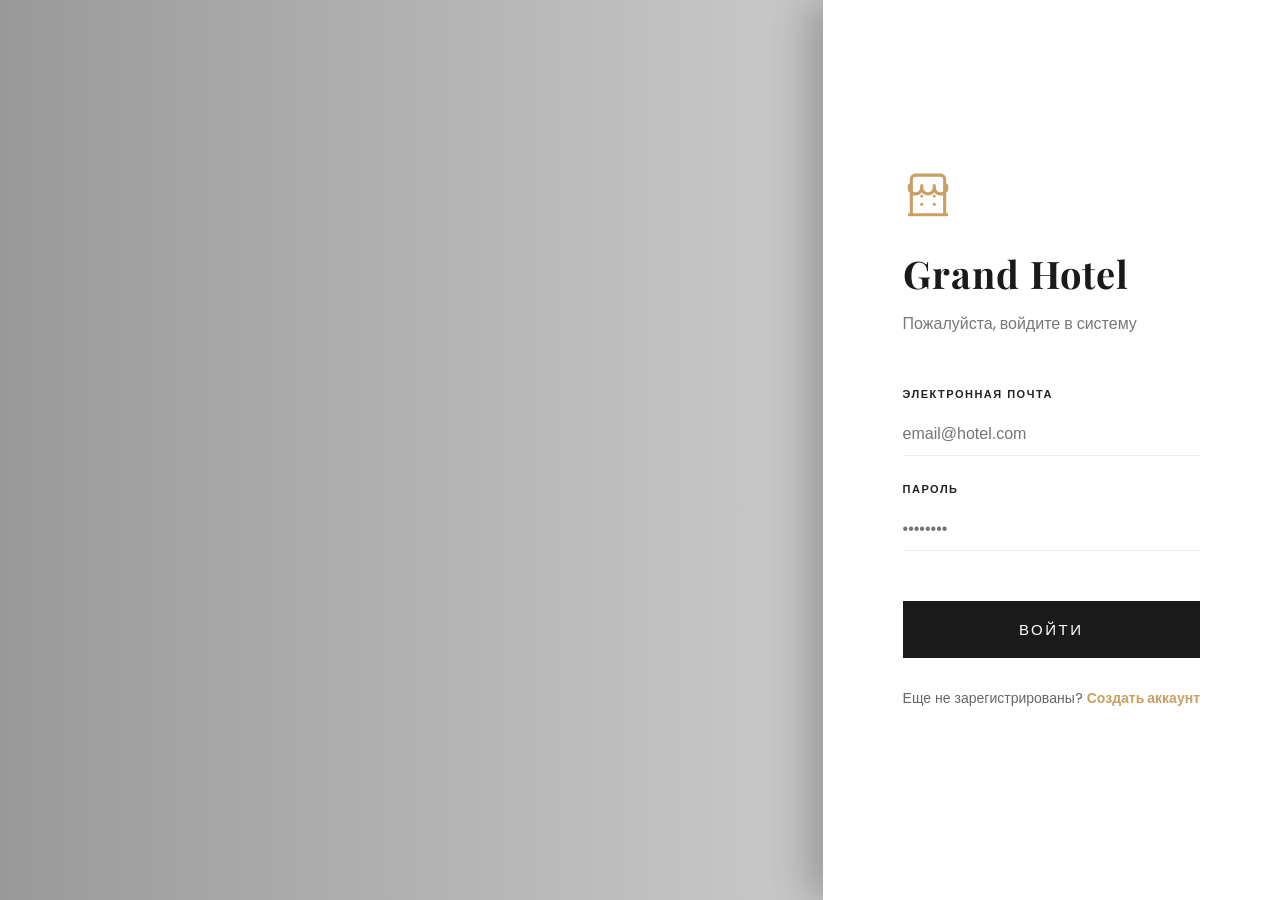
<file: backend/target/classes/static/index.html>
<!DOCTYPE html>
<html lang="ru">
<head>
    <meta charset="UTF-8">
    <meta name="viewport" content="width=device-width, initial-scale=1.0">
    <title>Grand Hotel | Management System</title>
    <link rel="stylesheet" href="style.css">
    <link href="https://fonts.googleapis.com/css2?family=Playfair+Display:wght@600&family=Poppins:wght@300;400;500;600&display=swap" rel="stylesheet">
</head>
<body>

<nav class="navbar">
    <div class="logo">GRAND<span>HOTEL</span></div>
    <div class="nav-links">
        <a href="#" onclick="loadRooms()">Номера</a>
        <a href="#" id="user-bookings-link" onclick="loadMyBookings()">Мои брони</a>
        <a href="#" id="manager-link" style="display:none;" onclick="showManagerPanel()">Все брони</a>
        <a href="#" id="admin-link" style="display:none;" onclick="showAdminPanel()">Админ-центр</a>
        <button onclick="logout()" class="logout-btn">Выйти</button>
    </div>
</nav>

<main class="container">
    <section id="rooms-section">
        <header class="main-header">
            <h1>Наши эксклюзивные номера</h1>
            <p>Премиальный отдых в самом сердце города</p>
        </header>
        <div id="room-grid" class="room-grid"></div>
    </section>

    <section id="my-bookings-container" class="admin-section" style="display: none;">
        <h2 class="section-title">История моих бронирований</h2>
        <div class="table-wrapper">
            <table class="booking-table">
                <thead>
                <tr>
                    <th>Номер</th>
                    <th>Дата заезда</th>
                    <th>Дата выезда</th>
                    <th>Статус</th>
                </tr>
                </thead>
                <tbody id="bookings-tbody"></tbody>
            </table>
        </div>
    </section>

    <section id="manager-panel" class="admin-section" style="display: none;">
        <h2 class="section-title">Панель управления бронированиями</h2>
        <div class="table-wrapper">
            <table class="booking-table">
                <thead>
                <tr>
                    <th>ID</th>
                    <th>Номер комнаты</th>
                    <th>Период проживания</th>
                    <th>Текущий статус</th>
                    <th>Действие</th>
                </tr>
                </thead>
                <tbody id="all-bookings-tbody"></tbody>
            </table>
        </div>
    </section>

    <section id="admin-panel" class="admin-section" style="display: none;">
        <div class="admin-header">
            <h2 class="section-title">Панель администратора</h2>
            <p class="section-subtitle">Управление номерным фондом и ролями</p>
        </div>

        <div class="admin-grid">
            <div class="admin-card">
                <h3><span class="icon">🏨</span> Добавить номер</h3>
                <div class="admin-form">
                    <div class="input-group">
                        <label>Номер</label>
                        <input type="text" id="new-room-number" placeholder="101">
                    </div>
                    <div class="input-group">
                        <label>Тип</label>
                        <select id="new-room-type">
                            <option value="SINGLE">Single</option>
                            <option value="DOUBLE">Double</option>
                            <option value="LUX">Lux</option>
                        </select>
                    </div>
                    <div class="input-row">
                        <input type="number" id="new-room-price" placeholder="Цена ($)">
                        <input type="number" id="new-room-capacity" placeholder="Мест">
                    </div>
                    <button class="btn-primary" onclick="addNewRoom()">Опубликовать</button>
                </div>
            </div>

            <div class="admin-card">
                <h3><span class="icon">👤</span> Изменить роль юзера</h3>
                <div class="admin-form">
                    <div class="input-group">
                        <label>ID пользователя</label>
                        <input type="number" id="user-id-to-change" placeholder="Введите ID">
                    </div>
                    <div class="input-group">
                        <label>Новая роль</label>
                        <select id="new-user-role">
                            <option value="USER">USER</option>
                            <option value="MANAGER">MANAGER</option>
                            <option value="ADMIN">ADMIN</option>
                        </select>
                    </div>
                    <button class="btn-secondary" onclick="changeUserRole()">Обновить роль</button>
                </div>
            </div>
        </div>
    </section>
</main>

<div id="booking-modal" class="modal">
    <div class="modal-content">
        <span class="close" onclick="closeModal()">&times;</span>
        <h2>Бронирование номера <span id="target-room"></span></h2>
        <div class="form-group">
            <label>Дата заезда</label>
            <input type="date" id="check-in">
        </div>
        <div class="form-group">
            <label>Дата выезда</label>
            <input type="date" id="check-out">
        </div>
        <button class="btn-primary" onclick="confirmBooking()">Отправить запрос</button>
    </div>
</div>

<script src="main.js"></script>
</body>
</html>
</file>
<file: backend/target/classes/static/style.css>
:root {
    --gold: #c9a063;
    --gold-hover: #b08a52;
    --dark: #121212;
    --light-bg: #f4f7f6;
    --white: #ffffff;
}

* { box-sizing: border-box; }

body {
    font-family: 'Poppins', sans-serif;
    background-color: var(--light-bg);
    margin: 0;
    color: var(--dark);
}

/* Navbar */
.navbar {
    padding: 15px 50px;
    background: rgba(255, 255, 255, 0.95);
    backdrop-filter: blur(10px);
    display: flex;
    justify-content: space-between;
    align-items: center;
    box-shadow: 0 2px 20px rgba(0,0,0,0.08);
    position: sticky;
    top: 0;
    z-index: 1000;
}

.logo {
    font-family: 'Playfair Display', serif;
    font-size: 26px;
    font-weight: bold;
    letter-spacing: 2px;
}

.logo span { color: var(--gold); }

.nav-links { display: flex; align-items: center; gap: 25px; }

.nav-links a {
    text-decoration: none;
    color: var(--dark);
    font-size: 14px;
    font-weight: 500;
    transition: 0.3s;
}

.nav-links a:hover { color: var(--gold); }

.user-info { display: flex; align-items: center; gap: 15px; border-left: 1px solid #ddd; padding-left: 20px; }

.logout-btn {
    padding: 8px 18px;
    background: var(--dark);
    color: white;
    border: none;
    border-radius: 5px;
    cursor: pointer;
    font-size: 13px;
}

/* Header */
.main-header {
    text-align: center;
    padding: 60px 20px;
    background: linear-gradient(rgba(0,0,0,0.5), rgba(0,0,0,0.5)), url('https://images.unsplash.com/photo-1542314831-068cd1dbfeeb?q=80&w=2070');
    background-size: cover;
    background-position: center;
    color: white;
    border-radius: 0 0 30px 30px;
}

.main-header h1 { font-family: 'Playfair Display', serif; font-size: 3rem; margin: 0; }

/* Room Cards - Улучшенный дизайн */
.room-grid {
    display: grid;
    grid-template-columns: repeat(auto-fill, minmax(320px, 1fr));
    gap: 30px;
    padding: 40px 50px;
}

.room-card {
    background: var(--white);
    border-radius: 15px;
    overflow: hidden;
    box-shadow: 0 10px 30px rgba(0,0,0,0.05);
    transition: 0.3s;
    position: relative;
}

.room-card:hover { transform: translateY(-10px); box-shadow: 0 15px 40px rgba(0,0,0,0.12); }

.room-info { padding: 25px; }

.room-info h3 { font-family: 'Playfair Display', serif; font-size: 1.5rem; margin: 0 0 10px; }

.room-details { font-size: 14px; color: #666; margin-bottom: 20px; }

.room-details span { display: block; margin-bottom: 5px; }

.price-tag {
    font-size: 1.4rem;
    color: var(--gold);
    font-weight: 600;
    margin-bottom: 20px;
    display: block;
}

.btn-select {
    width: 100%;
    padding: 14px;
    background: var(--dark);
    color: white;
    border: none;
    border-radius: 8px;
    font-weight: 600;
    cursor: pointer;
    transition: 0.3s;
}

.btn-select:hover { background: var(--gold); }

/* Tables & Admin */
.admin-section { padding: 40px 50px; }
.section-title { font-family: 'Playfair Display', serif; font-size: 2rem; margin-bottom: 30px; }

.table-wrapper { background: white; border-radius: 12px; overflow: hidden; box-shadow: 0 5px 20px rgba(0,0,0,0.05); }

.booking-table { width: 100%; border-collapse: collapse; }
.booking-table th { background: #f8f9fa; padding: 15px; text-align: left; font-size: 13px; color: #888; }
.booking-table td { padding: 15px; border-top: 1px solid #eee; }

/* Status Badges */
.status-badge { padding: 5px 12px; border-radius: 15px; font-size: 11px; font-weight: 600; text-transform: uppercase; }
.status-pending { background: #fff4e6; color: #d97706; }
.status-approved { background: #ecfdf5; color: #059669; }

/* Modal */
.modal {
    display: none;
    position: fixed;
    top: 0; left: 0; width: 100%; height: 100%;
    background: rgba(0,0,0,0.7);
    justify-content: center;
    align-items: center;
    z-index: 2000;
}

.modal-content {
    background: white;
    padding: 40px;
    border-radius: 15px;
    width: 450px;
    position: relative;
}
.btn-approve {
    background: #059669;
    color: white;
    border: none;
    padding: 5px 10px;
    border-radius: 4px;
    cursor: pointer;
}

.close { position: absolute; right: 20px; top: 15px; font-size: 25px; cursor: pointer; }

.form-group { margin-bottom: 20px; }
.form-group label { display: block; margin-bottom: 8px; font-weight: 500; }
.form-group input { width: 100%; padding: 12px; border: 1px solid #ddd; border-radius: 6px; }

.btn-book { width: 100%; padding: 15px; background: var(--gold); color: white; border: none; border-radius: 8px; font-weight: 600; cursor: pointer; }

/* Общие улучшения */
.admin-section { max-width: 1100px; margin: 0 auto; padding: 40px 20px; }
.section-subtitle { color: #888; margin-top: -25px; margin-bottom: 40px; }

/* Сетка админки */
.admin-grid {
    display: grid;
    grid-template-columns: 2fr 1fr;
    gap: 30px;
}

.admin-card {
    background: #fff;
    padding: 35px;
    border-radius: 20px;
    box-shadow: 0 10px 40px rgba(0,0,0,0.04);
    border: 1px solid #f0f0f0;
}

.admin-card h3 { margin-top: 0; font-size: 1.2rem; display: flex; align-items: center; gap: 10px; }

/* Форма в админке */
.admin-form { display: flex; flex-direction: column; gap: 20px; }
.input-group { display: flex; flex-direction: column; gap: 8px; }
.input-group label { font-size: 12px; font-weight: 600; color: #555; text-transform: uppercase; }
.input-group input, .input-group select {
    padding: 12px 15px;
    border: 1px solid #e0e0e0;
    border-radius: 10px;
    font-family: inherit;
    transition: 0.3s;
}
.input-group input:focus { border-color: var(--gold); outline: none; }

.input-row { display: grid; grid-template-columns: 1fr 1fr; gap: 20px; }

.btn-primary {
    background: var(--dark);
    color: #fff;
    padding: 15px;
    border: none;
    border-radius: 10px;
    font-weight: 600;
    cursor: pointer;
    transition: 0.3s;
    margin-top: 10px;
}
.btn-primary:hover { background: var(--gold); transform: translateY(-2px); }

/* Статистика */
.admin-stats { display: flex; flex-direction: column; gap: 20px; }
.stat-item {
    background: #fff;
    padding: 25px;
    border-radius: 20px;
    box-shadow: 0 5px 20px rgba(0,0,0,0.02);
    border-left: 5px solid var(--gold);
}
.stat-item.info { border-left-color: #2ecc71; }
.stat-item h4 { margin: 0; font-size: 14px; color: #888; }
.stat-value { font-size: 28px; font-weight: 700; color: var(--dark); display: block; margin-top: 5px; }
</file>
<file: backend/target/classes/static/auth.css>
* {
    margin: 0;
    padding: 0;
    box-sizing: border-box;
}

body {
    font-family: 'Poppins', sans-serif;
    height: 100vh;
    /* Фон на весь экран */
    background: url('https://images.unsplash.com/photo-1542314831-068cd1dbfeeb?q=80&w=2070') no-repeat center center/cover;
    display: flex;
    justify-content: flex-end; /* Сдвигаем всё вправо */
    align-items: center;
    overflow: hidden;
}

/* Оверлей, чтобы картинка слева не была слишком яркой */
body::before {
    content: '';
    position: absolute;
    top: 0; left: 0; right: 0; bottom: 0;
    background: linear-gradient(to right, rgba(0,0,0,0.4) 0%, rgba(0,0,0,0.1) 100%);
    z-index: 1;
}

.logo {
    margin-bottom: 20px;
}

.input-field {
    text-align: left;
    margin-bottom: 25px;
}

.input-field label {
    display: block;
    font-size: 11px;
    text-transform: uppercase;
    letter-spacing: 1.5px;
    font-weight: 600;
    color: #222;
    margin-bottom: 10px;
}

.input-field input {
    width: 100%;
    padding: 12px 0;
    border: none;
    border-bottom: 1.5px solid #eee;
    font-size: 16px;
    color: #1a1a1a;
    outline: none;
    transition: all 0.3s;
}

.input-field input:focus {
    border-bottom: 1.5px solid #c9a063;
}


.btn-primary:hover {
    background: #c9a063;
    letter-spacing: 3px;
}

.auth-footer {
    margin-top: 30px;
    font-size: 14px;
    color: #666;
}

.auth-footer a {
    color: #c9a063;
    text-decoration: none;
    font-weight: 600;
}

#message {
    margin-top: 20px;
    font-size: 14px;
    font-weight: 400;
}

.auth-card {
    position: relative;
    z-index: 2;
    background: #ffffff;
    height: 100vh;
    width: 100%;
    /* Увеличили ширину до 600px */
    max-width: 600px;
    /* Увеличили горизонтальные отступы для солидности */
    padding: 60px 80px;
    display: flex;
    flex-direction: column;
    justify-content: center;
    box-shadow: -15px 0 40px rgba(0,0,0,0.25);
}

/* Чуть увеличим заголовки, раз форма стала больше */
h1 {
    font-family: 'Playfair Display', serif;
    font-size: 38px; /* Было 32px */
    color: #1a1a1a;
    margin-bottom: 12px;
    letter-spacing: 1px;
}

#auth-subtitle {
    font-size: 16px; /* Было 15px */
    color: #777;
    margin-bottom: 50px;
}

/* Кнопку тоже сделаем чуть массивнее под стать форме */
.btn-primary {
    width: 100%;
    padding: 20px; /* Было 18px */
    background: #1a1a1a;
    color: #fff;
    border: none;
    text-transform: uppercase;
    letter-spacing: 2.5px;
    font-size: 15px;
    font-weight: 500;
    cursor: pointer;
    transition: all 0.3s ease;
    margin-top: 25px;
}

/* Адаптация под мобильные устройства */
@media (max-width: 600px) {
    .auth-card {
        max-width: 100%;
        padding: 30px;
    }
    body {
        justify-content: center;
    }
}
</file>
